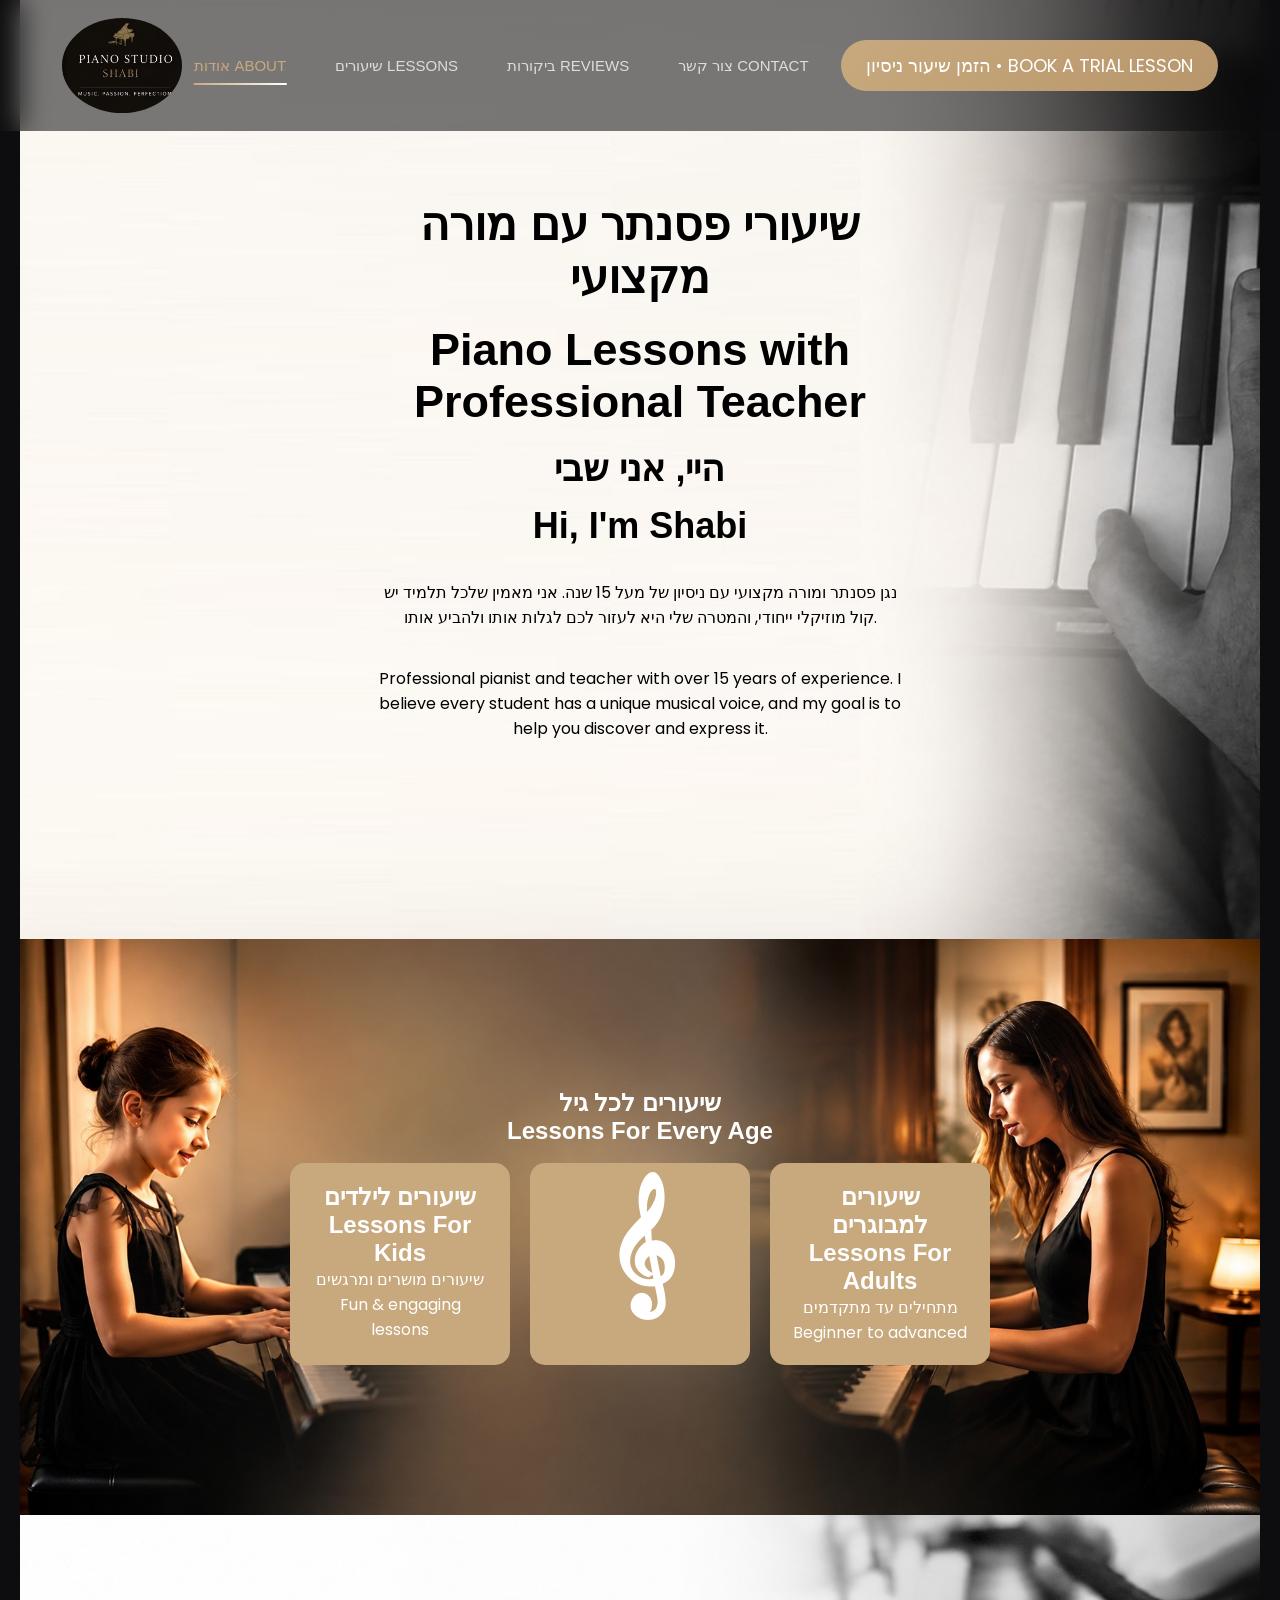
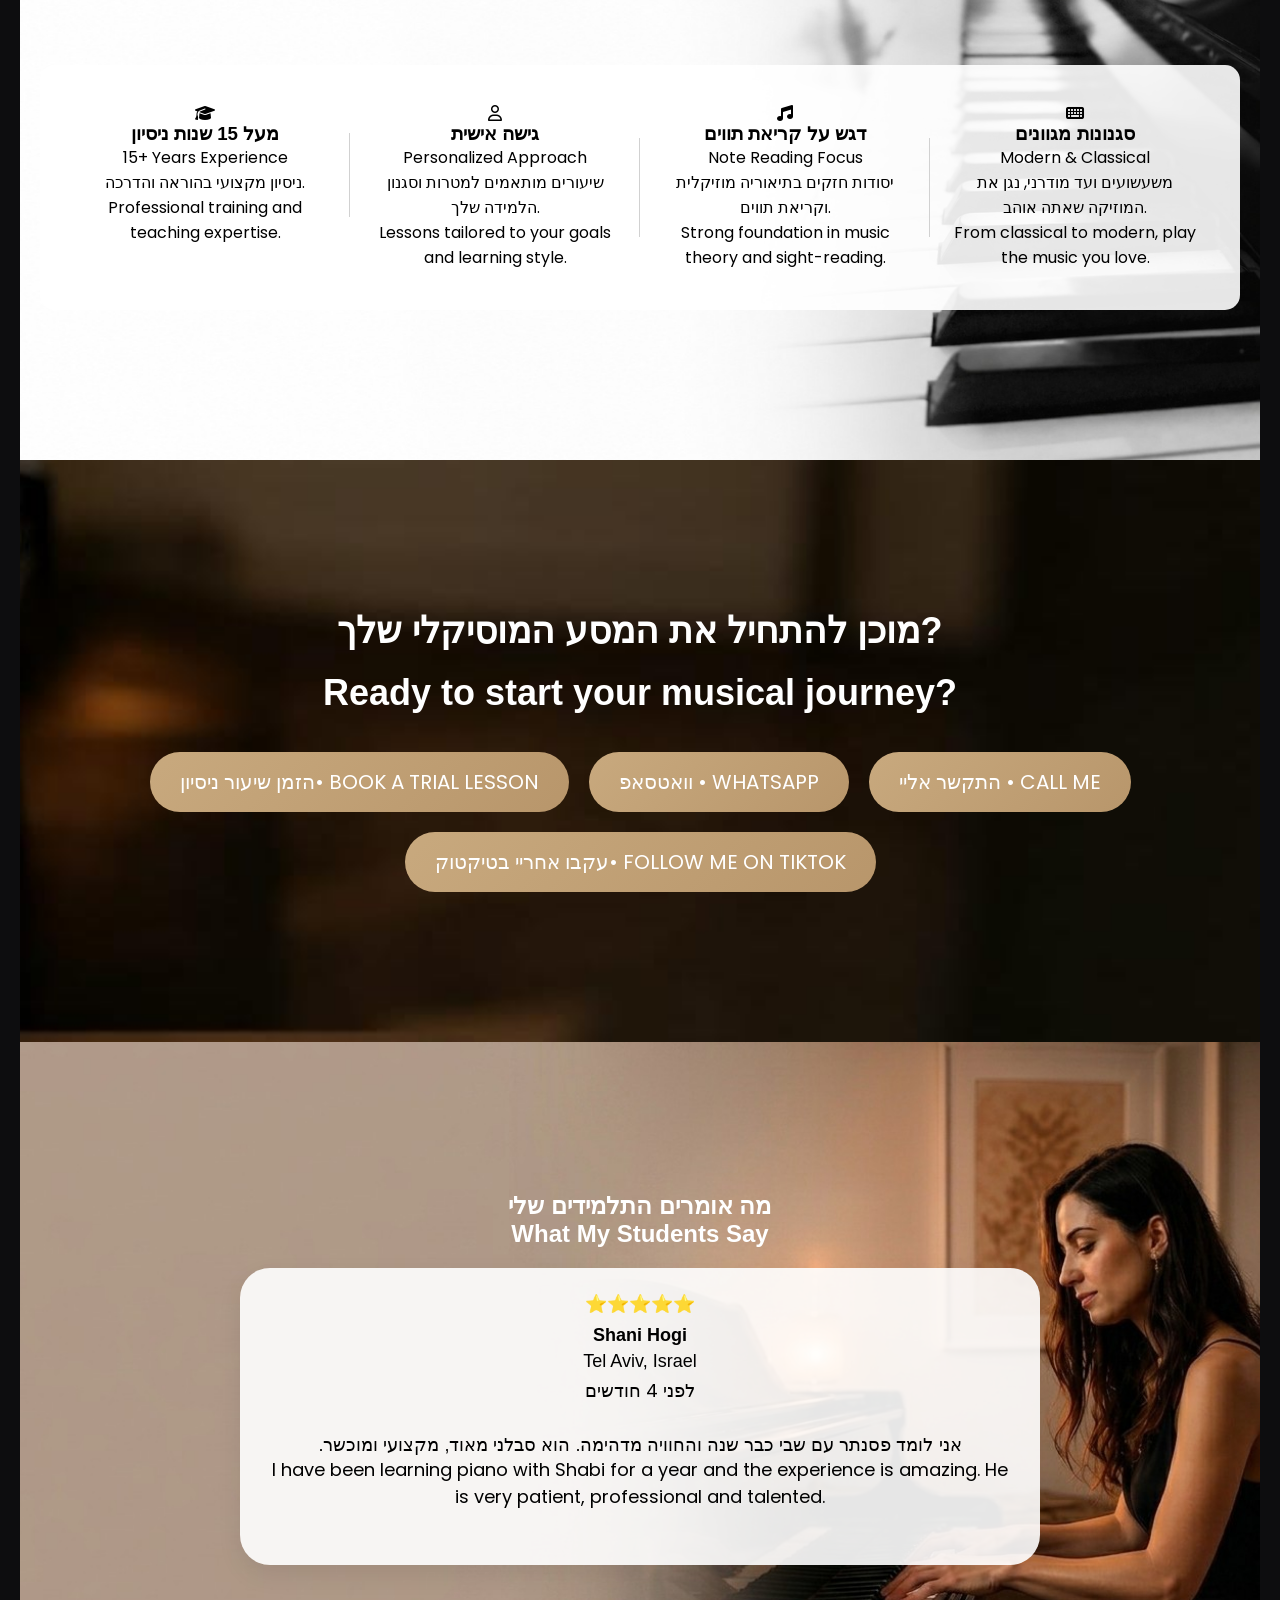
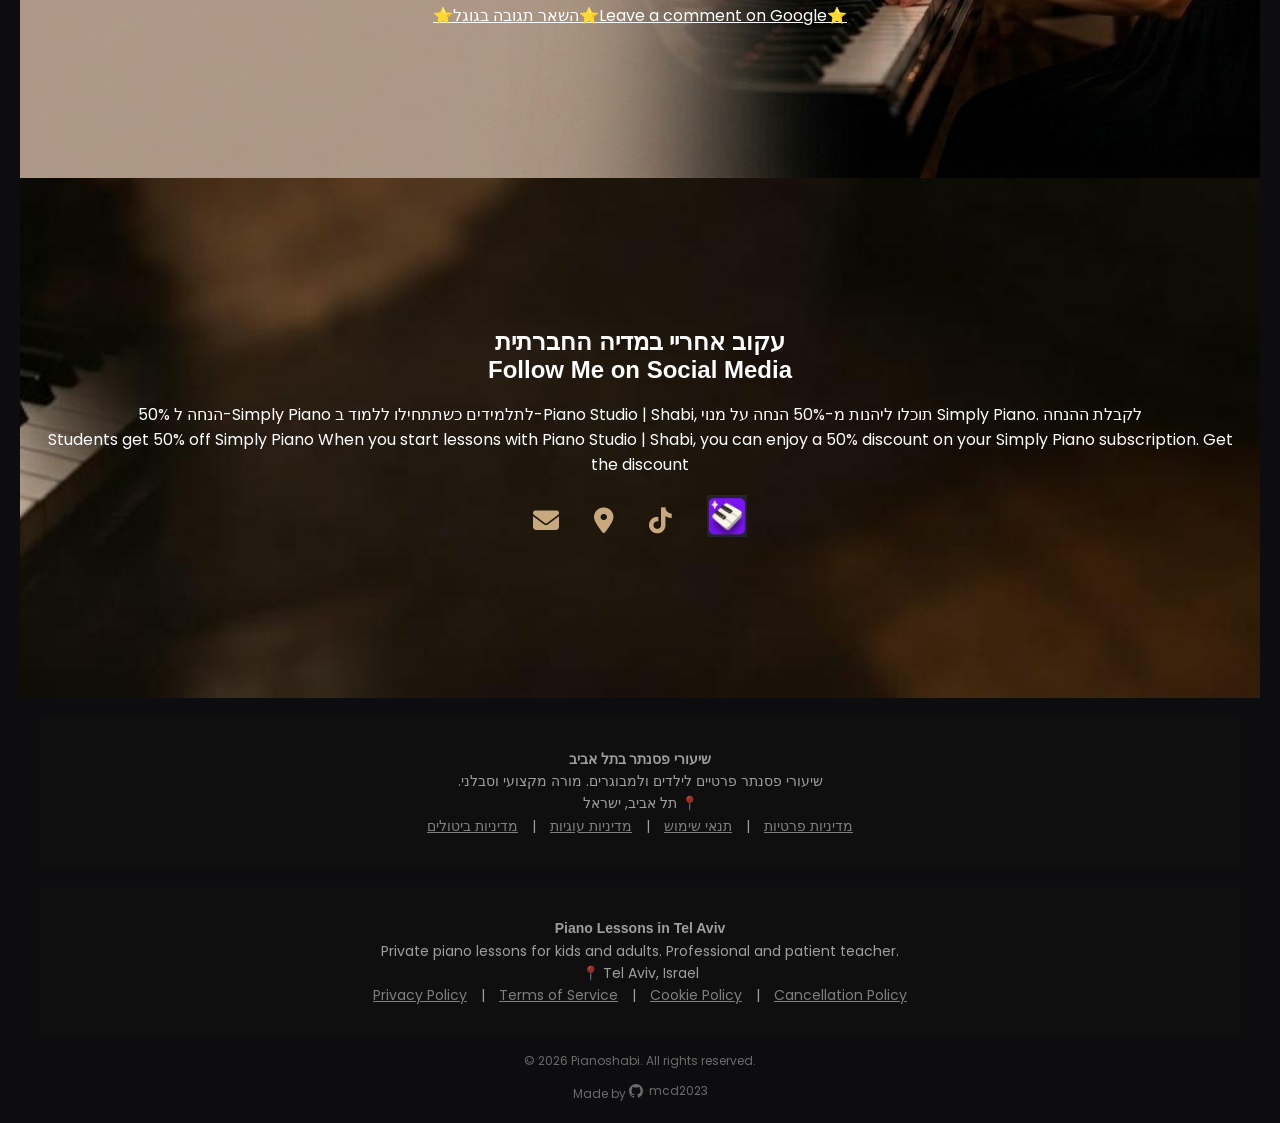
<file: index.html>
<!DOCTYPE html>
<html lang="en">
<head>
  <meta charset="UTF-8">

  <!-- SEO DESCRIPTION (EN + HEBREW) -->
  <meta name="description" content="Professional piano lessons for kids and adults in Tel Aviv. Learn piano with an experienced teacher. Book your trial lesson today. שיעורי פסנתר מקצועיים לילדים ומבוגרים בתל אביב. למדו פסנתר עם מורה מנוסה וקבעו שיעור ניסיון עוד היום.">

  <!-- KEYWORDS (EN + HEBREW) -->
  <meta name="keywords" content="piano lessons, piano teacher, learn piano, piano studio, music lessons, Tel Aviv piano lessons, שיעורי פסנתר, מורה לפסנתר, לימוד פסנתר, פסנתר תל אביב">

  <meta name="author" content="Piano Studio">

  <title>Piano Lessons | Professional Piano Teacher | שיעורי פסנתר</title>

  <meta name="viewport" content="width=device-width, initial-scale=1.0">

  <!-- OPEN GRAPH (SOCIAL + ADS BOOST) -->
  <meta property="og:title" content="Piano Lessons in Tel Aviv | שיעורי פסנתר">
  <meta property="og:description" content="Learn piano with a professional teacher. Book your trial lesson today. שיעורי פסנתר מקצועיים בתל אביב.">
  <meta property="og:type" content="website">

  <link rel="stylesheet" href="style.css">
  <link rel="stylesheet" href="https://cdnjs.cloudflare.com/ajax/libs/font-awesome/6.4.0/css/all.min.css">
  <link href="https://fonts.googleapis.com/css2?family=Playfair+Display:wght@400;600;700&family=Poppins:wght@300;400;500;600&display=swap" rel="stylesheet">

  <link rel="icon" type="image/png" href="assets/favicon.png">

  <script async src="https://www.googletagmanager.com/gtag/js?id=AW-XXXX"></script>
</head>

<body>


<!-- 🎵 BACKGROUND MUSIC -->
<audio id="bg-music" loop>
  <source src="assets/leberch-piano-438549.mp3" type="audio/mpeg">
</audio>

<header id="header">

  <div class="logo">
    <img src="assets/logo.jpg" alt="logo">
  </div>

  <nav class="nav">
    <a href="#about">אודות <span>ABOUT</span></a>
    <a href="#lessons">שיעורים <span>LESSONS</span></a>
    <a href="#reviews">ביקורות <span>REVIEWS</span></a>
    <a href="#contact">צור קשר <span>CONTACT</span></a>
    
  </nav>  


  <div>
    <a href="#" onclick="openWhatsApp()"><button class="main-btn">
      הזמן שיעור ניסיון • BOOK A TRIAL LESSON </button></a></div>


</header>

<!-- ABOUT -->
<section id="about" class="about">
  <div class="about-text">
      <br>
      <div class="fade"><h1>שיעורי פסנתר עם מורה מקצועי</h1></div> <!--fade-effect-->
      <div class="fade"><h1>Piano Lessons with Professional Teacher</h1></div>
      <div class="typing-rtl"><h2>היי, אני שבי</h2></div><!--typing-effect-->
      <div class="typing"><h2>Hi, I'm Shabi</h2></div>
      <br>
      <p> נגן פסנתר ומורה מקצועי עם ניסיון של מעל 15 שנה. אני מאמין שלכל תלמיד יש קול מוזיקלי ייחודי, והמטרה שלי היא לעזור לכם לגלות אותו ולהביע אותו.</p>  
      <br>
      <br>
      <p>Professional pianist and teacher with over 15 years of experience. I believe every student has a unique musical voice, and my goal is to help you discover and express it.</p>
      <br> 
  </div>
</section>

<!-- LESSONS -->
<section id="lessons" class="lessons">
   <h2>שיעורים לכל גיל</h2>
   <h2>Lessons For Every Age</h2>
  <br>
  <div class="cards">
    <div class="card">
      <h2>שיעורים לילדים</h2>
      <h2>Lessons For Kids</h2>
      <p>שיעורים מושרים ומרגשים</p>
      <p>Fun & engaging lessons</p>
    </div>
   <div class="card fade">
      <h2 class="clef ">𝄞</h2> <!-- clef-effect -->
   </div>
    <div class="card">
      <h2>שיעורים למבוגרים</h2>
      <h2>Lessons For Adults</h2>
      <p>מתחילים עד מתקדמים</p>
      <p>Beginner to advanced</p>      
    </div>
  </div>
</section>

 
<!-- FEATURES -->

<section class="features-section">
    <div class="container reveal"><!-- effect -->
        <!--  1 -->
        <div class="feature-item reveal">
            <div class="icon"><i class="fa-solid fa-graduation-cap"></i></div>
            <h3>מעל 15 שנות ניסיון</h3>
            <p>15+ Years Experience</p>
            <p>ניסיון מקצועי בהוראה והדרכה.</p>
            <p>Professional training and teaching expertise.</p>
            
        </div>

        <!--  2 -->
        <div class="feature-item">
            <div class="icon"><i class="fa-regular fa-user"></i></div>
            <h3>גישה אישית</h3>
            <p>Personalized Approach</p>
            <p>שיעורים מותאמים למטרות וסגנון הלמידה שלך.</p>
            <p>Lessons tailored to your goals and learning style.</p>
        </div>

        <!--  3 -->
        <div class="feature-item">
            <div class="icon"><i class="fa-solid fa-music"></i></div>
            <h3>דגש על קריאת תווים</h3>
            <p>Note Reading Focus</p>
            <p>יסודות חזקים בתיאוריה מוזיקלית וקריאת תווים.</p>
            <p>Strong foundation in music theory and sight-reading.</p>
        </div>

        <!--  4 -->
        <div class="feature-item">
            <div><i class="fa-solid fa-keyboard"></i></div>
            <h3>סגנונות מגוונים</h3>
            <p>Modern & Classical</p>
            <p>משעשועים ועד מודרני, נגן את המוזיקה שאתה אוהב.</p>
            <p>From classical to modern, play the music you love.</p>
            
        </div>
    </div>
</section>

<!-- cta -->
  <section id="cta" class="cta">
    <h2>מוכן להתחיל את המסע המוסיקלי שלך?</h2>
    <h2>Ready to start your musical journey?</h2>
    <br>
    <div class="cards">
        <div class="buttons">
          <button class="main-btn" onclick="openWhatsApp()">
          הזמן שיעור ניסיון• BOOK A TRIAL LESSON   
          </button>
        </div>
        <div class="buttons">
          <button class="main-btn" onclick="openWhatsApp()">
            וואטסאפ • WHATSAPP 
          </button>
        </div>
        <div class="buttons">
          <a href="tel:+972523726062">
            <button class="main-btn">התקשר אליי • CALL ME</button>
          </a>
        </div>
        <div class="buttons">
          <a href="https://www.tiktok.com/@piano.shabi" target="_blank"><button class="main-btn">
           עקבו אחריי בטיקטוק• FOLLOW ME ON TIKTOK
          </button>
          </a>
        </div>
    </div>
  </section>


<!-- REVIEWS -->
<section id="reviews" class="reviews">
  <h2>מה אומרים התלמידים שלי</h2>
  <h2>What My Students Say</h2> 

 
  <div class="cta">
     <div class="review-card" id="reviewCard">

        <div class="review-stars" id="stars">⭐⭐⭐⭐⭐</div>

        <div class="name" id="reviewName"></div>

        <div class="location" id="reviewLocation"></div> 

        <p class="time" id="reviewTime"></p>

        <div class="original" id="reviewOriginal" dir="rtl"></div>

        <p class="text" id="reviewText"></p>

         
                      
     </div>
    <br>
     <a href="https://maps.app.goo.gl/Va5JTXcJv8MMtu4t5?g_st=ic" target="_blank" style="color: white;"> ⭐השאר תגובה בגוגל⭐Leave a comment on Google⭐</a>
  </div>
</section>

<!-- SOCIAL MEDIA -->
<section id="contact" class="social-media">
 
  <h2>עקוב אחריי במדיה החברתית</h2>
  <h2>Follow Me on Social Media</h2>
  <br>
  <p>50% הנחה ל-Simply Piano לתלמידים
כשתתחילו ללמוד ב-Piano Studio | Shabi, תוכלו ליהנות מ-50% הנחה על מנוי Simply Piano.
לקבלת ההנחה</p>
  <p>Students get 50% off Simply Piano
When you start lessons with Piano Studio | Shabi, you can enjoy a 50% discount on your Simply Piano subscription.
Get the discount  </p> 

 
  
</a>

  <br>
<div class="social-icons">

  <a href="mailto:sabisamarya@gmail.com">
    <i class="fas fa-envelope"></i>
  </a>

  <a href="https://maps.app.goo.gl/Va5JTXcJv8MMtu4t5?g_st=ic" target="_blank">
    <i class="fas fa-map-marker-alt"></i>
  </a>

  <a href="https://www.tiktok.com/@piano.shabi" target="_blank">
    <i class="fab fa-tiktok"></i>
  </a>
  
  <a href="https://simplypiano.sjv.io/c/7264885/1375934/16489" target="_blank" class="btn">
  <img src="assets/simply_piano.jpg" class="simply_piano">
  </a>

</div>
</section>

<footer class="foot_div">


  <!-- 🇮🇱 İBRANİCE -->
  <div dir="rtl" style="margin-bottom:20px;">
    <p><strong>שיעורי פסנתר בתל אביב</strong></p>
    <p>שיעורי פסנתר פרטיים לילדים ולמבוגרים. מורה מקצועי וסבלני.</p>

    <p>📍 תל אביב, ישראל</p>

    <p>
      <a href="privacy.html" style="color:#ccc; margin:0 10px;">מדיניות פרטיות</a> |
      <a href="terms.html" style="color:#ccc; margin:0 10px;">תנאי שימוש</a> |
      <a href="cookies.html" style="color:#ccc; margin:0 10px;">מדיניות עוגיות</a> |
      <a href="cancellation.html" style="color:#ccc; margin:0 10px;">מדיניות ביטולים</a>
    </p>
  </div>

  <!-- 🇬🇧 ENGLISH -->
  <div>
    <p><strong>Piano Lessons in Tel Aviv</strong></p>
    <p>Private piano lessons for kids and adults. Professional and patient teacher.</p>

    <p>📍 Tel Aviv, Israel</p>

    
    <p>
      <a href="privacy.html" style="color:#ccc; margin:0 10px;">Privacy Policy</a> |
      <a href="terms.html" style="color:#ccc; margin:0 10px;">Terms of Service</a> |
      <a href="cookies.html" style="color:#ccc; margin:0 10px;">Cookie Policy</a> |
      <a href="cancellation.html" style="color:#ccc; margin:0 10px;">Cancellation Policy</a>
    </p>
  </div>

  <!-- COPYRIGHT -->
  <p style="margin-top:15px; font-size:12px; color:#aaa;">
    © 2026 Pianoshabi. All rights reserved.
  </p>

  <!-- MADE BY -->
  <p style="margin-top:12px; font-size:12px; color:#aaa;">
    Made by 
    <a href="https://github.com/mcd2023" target="_blank"
       style="color:#aaa; text-decoration:none; display:inline-flex; align-items:center; gap:6px;">

      <svg height="14" width="14" viewBox="0 0 16 16" fill="currentColor">
        <path d="M8 0C3.58 0 0 3.58 0 8c0 3.54 2.29 6.53 5.47 7.59.4.07.55-.17.55-.38
        0-.19-.01-.82-.01-1.49-2.01.37-2.53-.49-2.69-.94-.09-.23-.48-.94-.82-1.13
        -.28-.15-.68-.52-.01-.53.63-.01 1.08.58 1.23.82.72 1.21 1.87.87 2.33.66
        .07-.52.28-.87.51-1.07-1.78-.2-3.64-.89-3.64-3.95
        0-.87.31-1.59.82-2.15-.08-.2-.36-1.02.08-2.12
        0 0 .67-.21 2.2.82.64-.18 1.32-.27 2-.27
        .68 0 1.36.09 2 .27 1.53-1.04 2.2-.82 2.2-.82
        .44 1.1.16 1.92.08 2.12.51.56.82 1.27.82 2.15
        0 3.07-1.87 3.75-3.65 3.95.29.25.54.73.54 1.48
        0 1.07-.01 1.93-.01 2.2 0 .21.15.46.55.38
        A8.013 8.013 0 0 0 16 8c0-4.42-3.58-8-8-8z"/>
      </svg>

      mcd2023
    </a>
  </p>

</footer>

<script src="script.js"></script>

<!-- 🔝 TOP BUTTON -->
<button id="topBtn" class="top-btn">↑</button>

<!-- BEGIN PLERDY CODE -->
<script type="text/javascript" defer data-plerdy_code='1'>
    var _protocol="https:"==document.location.protocol?"https://":"http://";
    _site_hash_code = "7cf0a7e5f6e8e8bd18da2a8c5b919ad5",_suid=76015, plerdyScript=document.createElement("script");
    plerdyScript.setAttribute("defer",""),plerdyScript.dataset.plerdymainscript="plerdymainscript",
    plerdyScript.src="https://a.plerdy.com/public/js/click/main.js?v="+Math.random();
    var plerdymainscript=document.querySelector("[data-plerdymainscript='plerdymainscript']");
    plerdymainscript&&plerdymainscript.parentNode.removeChild(plerdymainscript);
    try{document.head.appendChild(plerdyScript)}catch(t){console.log(t,"unable add script tag")}
</script>
<!-- END PLERDY CODE -->


</body>
</html>
</file>
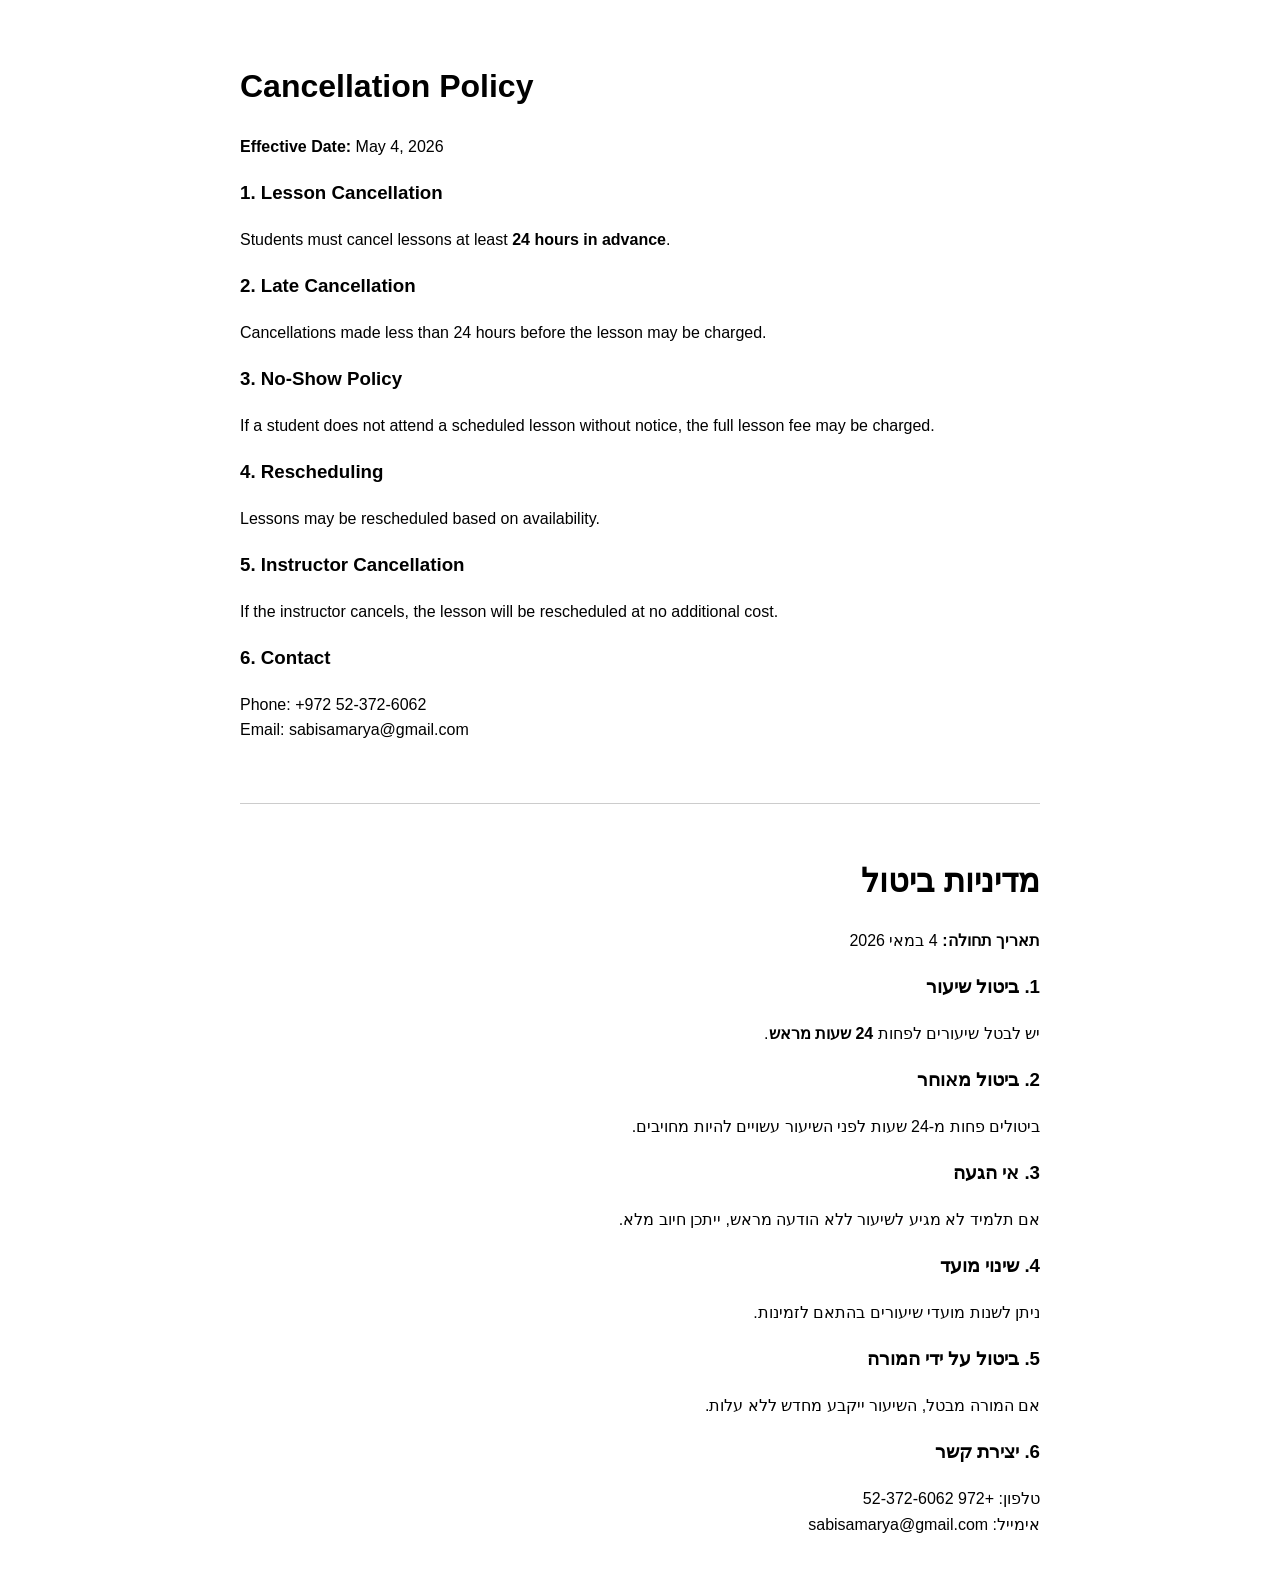
<file: cancellation.html>
<!DOCTYPE html>
<html lang="en">
<head>
  <meta charset="UTF-8">
  <title>Cancellation Policy</title>

  <style>
    body {
      font-family: Arial;
      padding: 40px;
      max-width: 800px;
      margin: auto;
      line-height: 1.6;
    }

    .hebrew {
      direction: rtl;
      text-align: right;
      margin-top: 60px;
      border-top: 1px solid #ccc;
      padding-top: 30px;
    }
  </style>
</head>

<body>

<!-- ENGLISH -->
<h1>Cancellation Policy</h1>

<p><strong>Effective Date:</strong> May 4, 2026</p>

<h3>1. Lesson Cancellation</h3>
<p>Students must cancel lessons at least <strong>24 hours in advance</strong>.</p>

<h3>2. Late Cancellation</h3>
<p>Cancellations made less than 24 hours before the lesson may be charged.</p>

<h3>3. No-Show Policy</h3>
<p>If a student does not attend a scheduled lesson without notice, the full lesson fee may be charged.</p>

<h3>4. Rescheduling</h3>
<p>Lessons may be rescheduled based on availability.</p>

<h3>5. Instructor Cancellation</h3>
<p>If the instructor cancels, the lesson will be rescheduled at no additional cost.</p>

<h3>6. Contact</h3>
<p>Phone: +972 52-372-6062<br>
Email: sabisamarya@gmail.com</p>


<!-- HEBREW -->
<div class="hebrew">

<h1>מדיניות ביטול</h1>

<p><strong>תאריך תחולה:</strong> 4 במאי 2026</p>

<h3>1. ביטול שיעור</h3>
<p>יש לבטל שיעורים לפחות <strong>24 שעות מראש</strong>.</p>

<h3>2. ביטול מאוחר</h3>
<p>ביטולים פחות מ-24 שעות לפני השיעור עשויים להיות מחויבים.</p>

<h3>3. אי הגעה</h3>
<p>אם תלמיד לא מגיע לשיעור ללא הודעה מראש, ייתכן חיוב מלא.</p>

<h3>4. שינוי מועד</h3>
<p>ניתן לשנות מועדי שיעורים בהתאם לזמינות.</p>

<h3>5. ביטול על ידי המורה</h3>
<p>אם המורה מבטל, השיעור ייקבע מחדש ללא עלות.</p>

<h3>6. יצירת קשר</h3>
<p>טלפון: +972 52-372-6062<br>
אימייל: sabisamarya@gmail.com</p>

</div>

</body>
</html>
</file>
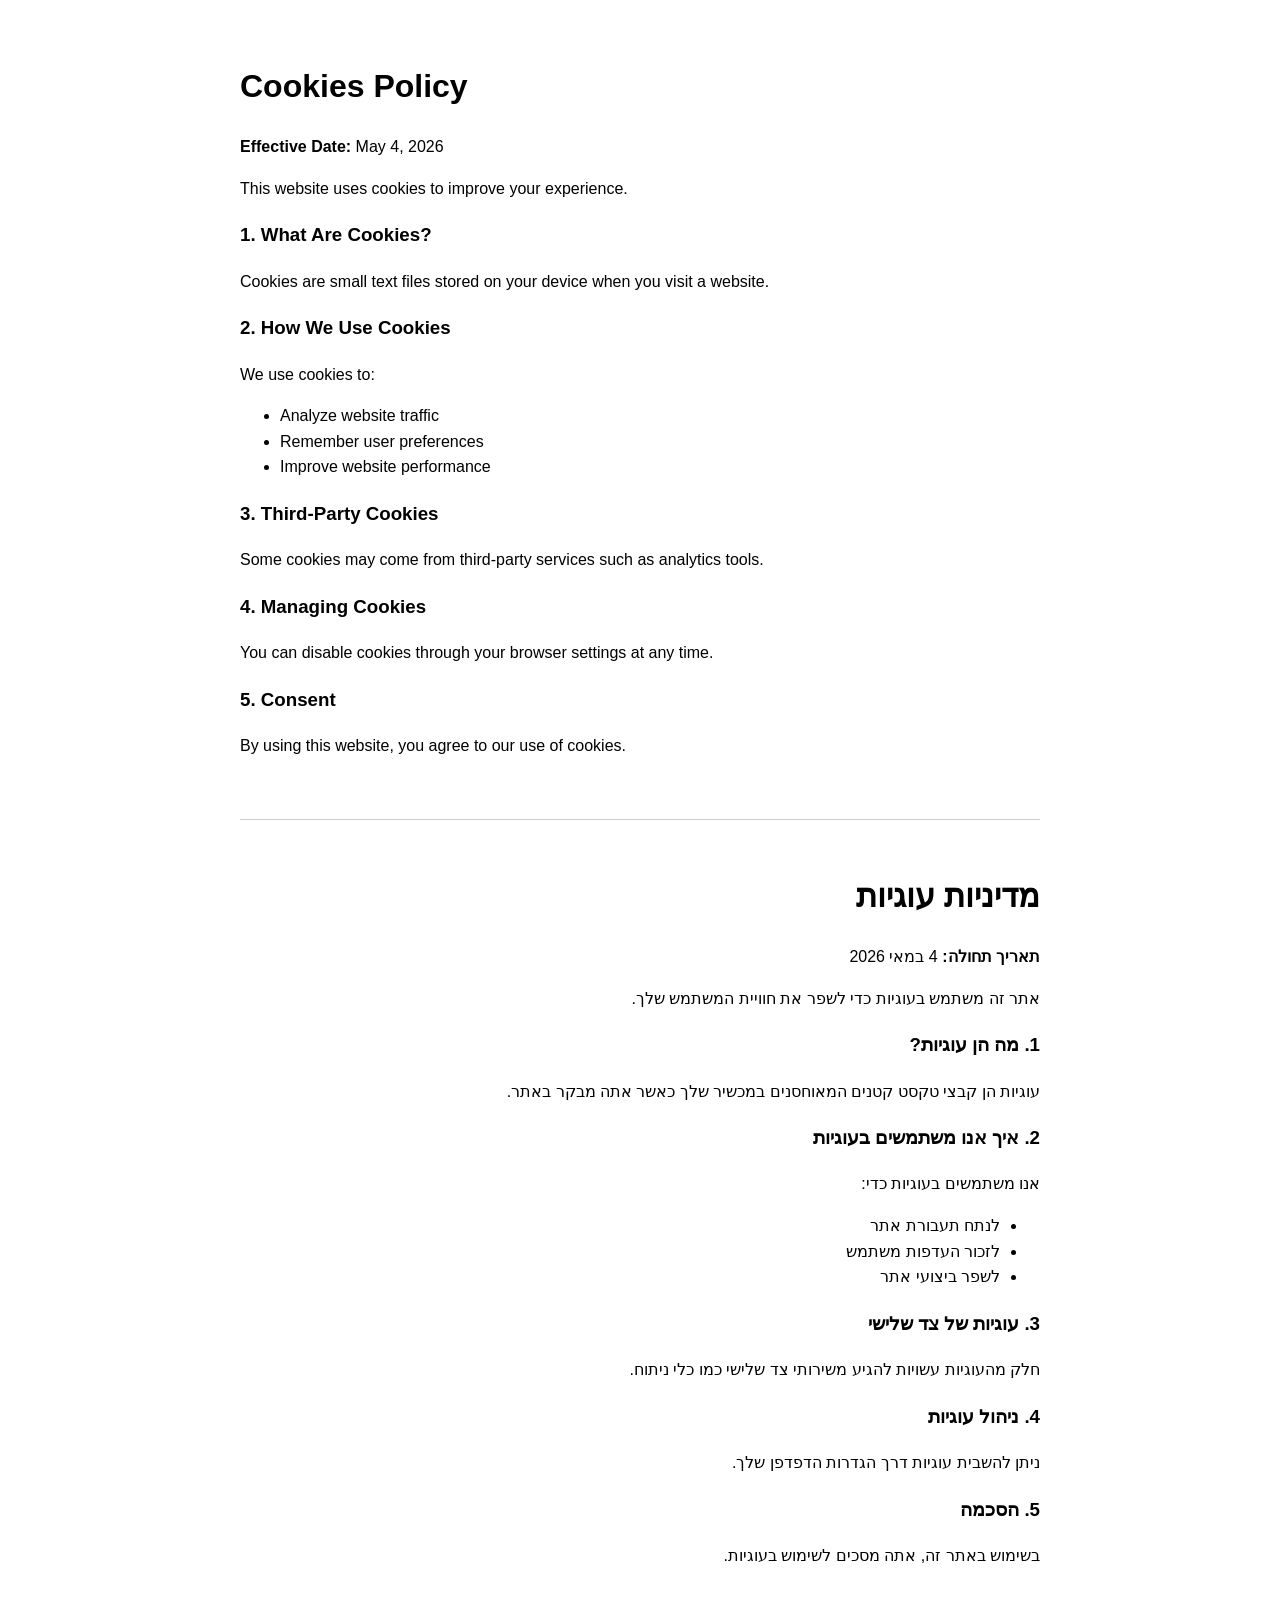
<file: cookies.html>
<!DOCTYPE html>
<html lang="en">
<head>
  <meta charset="UTF-8">
  <title>Cookies Policy</title>

  <style>
    body {
      font-family: Arial;
      padding: 40px;
      max-width: 800px;
      margin: auto;
      line-height: 1.6;
    }

    .hebrew {
      direction: rtl;
      text-align: right;
      margin-top: 60px;
      border-top: 1px solid #ccc;
      padding-top: 30px;
    }
  </style>
</head>

<body>

<!-- ENGLISH -->
<h1>Cookies Policy</h1>

<p><strong>Effective Date:</strong> May 4, 2026</p>

<p>This website uses cookies to improve your experience.</p>

<h3>1. What Are Cookies?</h3>
<p>Cookies are small text files stored on your device when you visit a website.</p>

<h3>2. How We Use Cookies</h3>
<p>We use cookies to:</p>
<ul>
  <li>Analyze website traffic</li>
  <li>Remember user preferences</li>
  <li>Improve website performance</li>
</ul>

<h3>3. Third-Party Cookies</h3>
<p>Some cookies may come from third-party services such as analytics tools.</p>

<h3>4. Managing Cookies</h3>
<p>You can disable cookies through your browser settings at any time.</p>

<h3>5. Consent</h3>
<p>By using this website, you agree to our use of cookies.</p>


<!-- HEBREW -->
<div class="hebrew">

<h1>מדיניות עוגיות</h1>

<p><strong>תאריך תחולה:</strong> 4 במאי 2026</p>

<p>אתר זה משתמש בעוגיות כדי לשפר את חוויית המשתמש שלך.</p>

<h3>1. מה הן עוגיות?</h3>
<p>עוגיות הן קבצי טקסט קטנים המאוחסנים במכשיר שלך כאשר אתה מבקר באתר.</p>

<h3>2. איך אנו משתמשים בעוגיות</h3>
<p>אנו משתמשים בעוגיות כדי:</p>
<ul>
  <li>לנתח תעבורת אתר</li>
  <li>לזכור העדפות משתמש</li>
  <li>לשפר ביצועי אתר</li>
</ul>

<h3>3. עוגיות של צד שלישי</h3>
<p>חלק מהעוגיות עשויות להגיע משירותי צד שלישי כמו כלי ניתוח.</p>

<h3>4. ניהול עוגיות</h3>
<p>ניתן להשבית עוגיות דרך הגדרות הדפדפן שלך.</p>

<h3>5. הסכמה</h3>
<p>בשימוש באתר זה, אתה מסכים לשימוש בעוגיות.</p>

</div>

</body>
</html>
</file>
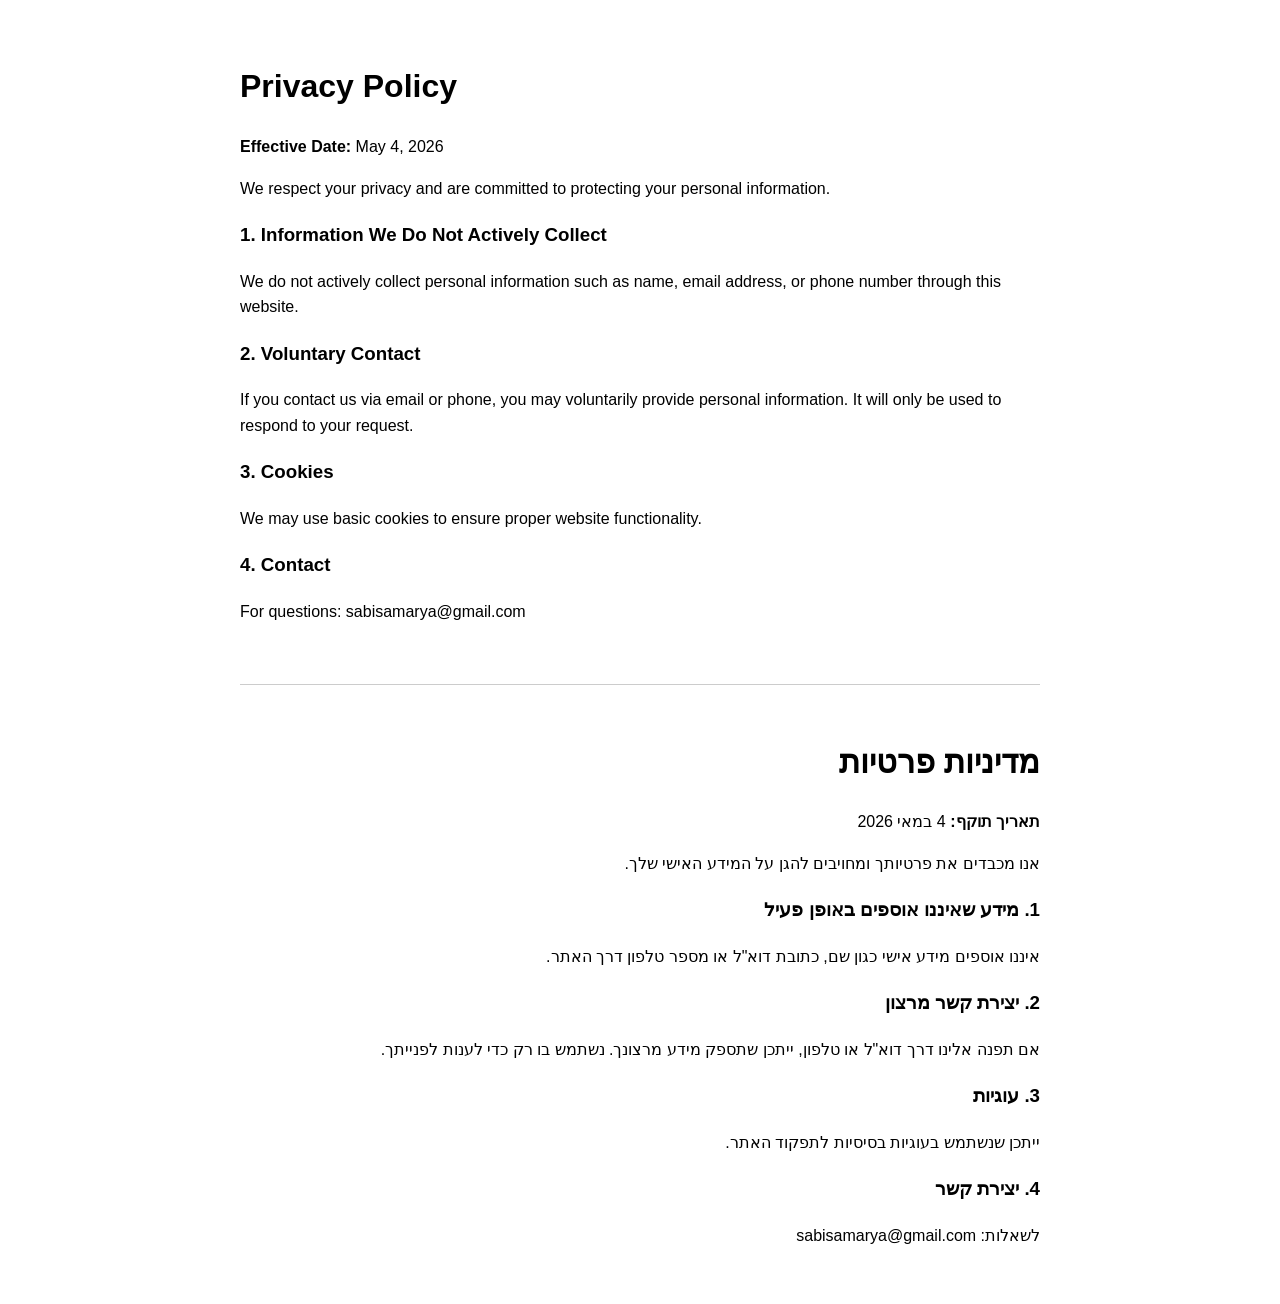
<file: privacy.html>
<!DOCTYPE html>
<html lang="en">
<head>
  <meta charset="UTF-8">
  <title>Privacy Policy</title>

  <style>
    body {
      font-family: Arial;
      padding: 40px;
      max-width: 800px;
      margin: auto;
      line-height: 1.6;
    }

    .hebrew {
      direction: rtl;
      text-align: right;
      margin-top: 60px;
      border-top: 1px solid #ccc;
      padding-top: 30px;
    }
  </style>
</head>

<body>

<!-- ENGLISH -->
<h1>Privacy Policy</h1>

<p><strong>Effective Date:</strong> May 4, 2026</p>

<p>We respect your privacy and are committed to protecting your personal information.</p>

<h3>1. Information We Do Not Actively Collect</h3>
<p>We do not actively collect personal information such as name, email address, or phone number through this website.</p>

<h3>2. Voluntary Contact</h3>
<p>If you contact us via email or phone, you may voluntarily provide personal information. It will only be used to respond to your request.</p>

<h3>3. Cookies</h3>
<p>We may use basic cookies to ensure proper website functionality.</p>

<h3>4. Contact</h3>
<p>For questions: sabisamarya@gmail.com</p>


<!-- HEBREW -->
<div class="hebrew">

<h1>מדיניות פרטיות</h1>

<p><strong>תאריך תוקף:</strong> 4 במאי 2026</p>

<p>אנו מכבדים את פרטיותך ומחויבים להגן על המידע האישי שלך.</p>

<h3>1. מידע שאיננו אוספים באופן פעיל</h3>
<p>איננו אוספים מידע אישי כגון שם, כתובת דוא"ל או מספר טלפון דרך האתר.</p>

<h3>2. יצירת קשר מרצון</h3>
<p>אם תפנה אלינו דרך דוא"ל או טלפון, ייתכן שתספק מידע מרצונך. נשתמש בו רק כדי לענות לפנייתך.</p>

<h3>3. עוגיות</h3>
<p>ייתכן שנשתמש בעוגיות בסיסיות לתפקוד האתר.</p>

<h3>4. יצירת קשר</h3>
<p>לשאלות: sabisamarya@gmail.com</p>

</div>

</body>
</html>
</file>
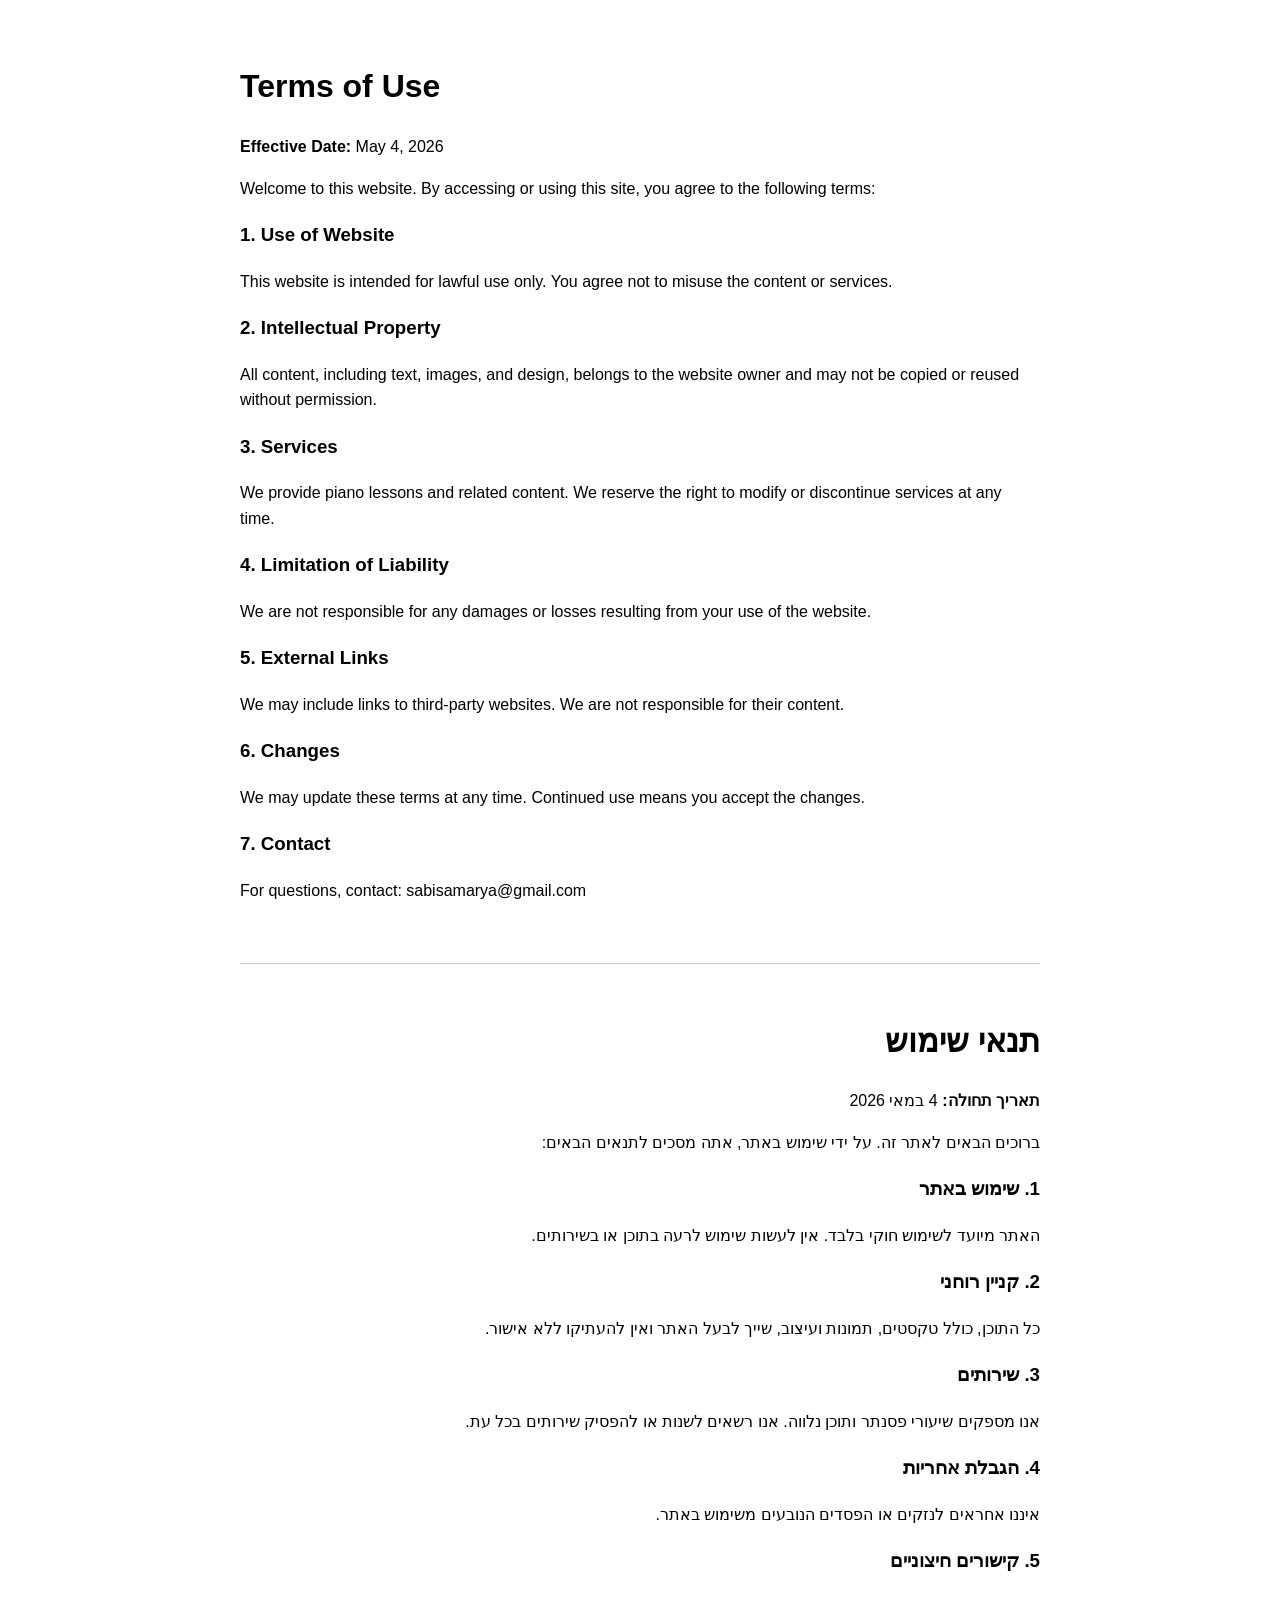
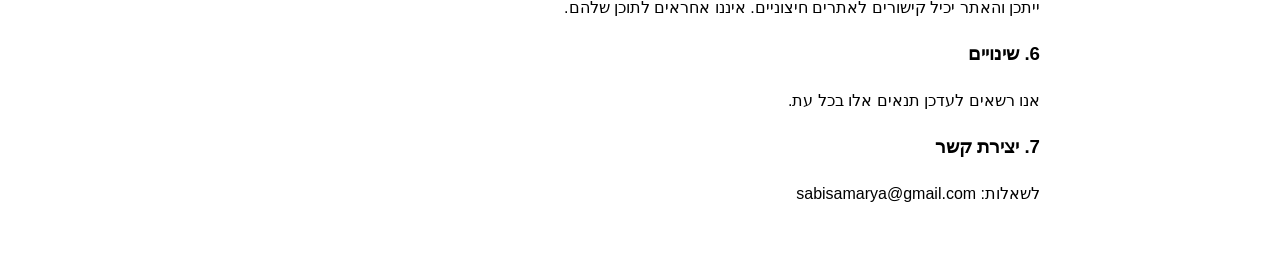
<file: terms.html>
<!DOCTYPE html>
<html lang="en">
<head>
  <meta charset="UTF-8">
  <title>Terms of Use</title>

  <style>
    body {
      font-family: Arial, sans-serif;
      padding: 40px;
      max-width: 800px;
      margin: auto;
      line-height: 1.6;
    }

    .hebrew {
      direction: rtl;
      text-align: right;
      margin-top: 60px;
      border-top: 1px solid #ccc;
      padding-top: 30px;
    }
  </style>
</head>

<body>

<!-- ENGLISH -->
<h1>Terms of Use</h1>
<p><strong>Effective Date:</strong> May 4, 2026</p>

<p>Welcome to this website. By accessing or using this site, you agree to the following terms:</p>

<h3>1. Use of Website</h3>
<p>This website is intended for lawful use only. You agree not to misuse the content or services.</p>

<h3>2. Intellectual Property</h3>
<p>All content, including text, images, and design, belongs to the website owner and may not be copied or reused without permission.</p>

<h3>3. Services</h3>
<p>We provide piano lessons and related content. We reserve the right to modify or discontinue services at any time.</p>

<h3>4. Limitation of Liability</h3>
<p>We are not responsible for any damages or losses resulting from your use of the website.</p>

<h3>5. External Links</h3>
<p>We may include links to third-party websites. We are not responsible for their content.</p>

<h3>6. Changes</h3>
<p>We may update these terms at any time. Continued use means you accept the changes.</p>

<h3>7. Contact</h3>
<p>For questions, contact: sabisamarya@gmail.com</p>


<!-- HEBREW -->
<div class="hebrew">

<h1>תנאי שימוש</h1>
<p><strong>תאריך תחולה:</strong> 4 במאי 2026</p>

<p>ברוכים הבאים לאתר זה. על ידי שימוש באתר, אתה מסכים לתנאים הבאים:</p>

<h3>1. שימוש באתר</h3>
<p>האתר מיועד לשימוש חוקי בלבד. אין לעשות שימוש לרעה בתוכן או בשירותים.</p>

<h3>2. קניין רוחני</h3>
<p>כל התוכן, כולל טקסטים, תמונות ועיצוב, שייך לבעל האתר ואין להעתיקו ללא אישור.</p>

<h3>3. שירותים</h3>
<p>אנו מספקים שיעורי פסנתר ותוכן נלווה. אנו רשאים לשנות או להפסיק שירותים בכל עת.</p>

<h3>4. הגבלת אחריות</h3>
<p>איננו אחראים לנזקים או הפסדים הנובעים משימוש באתר.</p>

<h3>5. קישורים חיצוניים</h3>
<p>ייתכן והאתר יכיל קישורים לאתרים חיצוניים. איננו אחראים לתוכן שלהם.</p>

<h3>6. שינויים</h3>
<p>אנו רשאים לעדכן תנאים אלו בכל עת.</p>

<h3>7. יצירת קשר</h3>
<p>לשאלות: sabisamarya@gmail.com</p>

</div>

</body>
</html>
</file>
<file: style.css>
/* ========================= RESET ========================= */

* {
  margin: 0;
  padding: 0;
  box-sizing: border-box;
  font-family: "Segoe UI", Arial, sans-serif;
  
}


body, p, a, button {
  font-family: 'Poppins', sans-serif;
}

/* ========================= BODY (TEK VE DOĞRU) ========================= */

body {
  background: #0d0d0f;
  color: #fff;
  text-align: center;
  padding: 0 20px;
  
}

section {
  padding: 8vw 5vw;
}

/* ========================= STICKY GLASS HEADER ========================= */
header {
  position: fixed;
  top: 0;
  left: 0;
  width: 100%;
  z-index: 999;

  display: flex;
  justify-content: center;
  align-items: center;

  padding: 18px 40px;

  background: rgba(13, 13, 15, 0.55);
  backdrop-filter: blur(14px);
  -webkit-backdrop-filter: blur(14px);

  transition: 0.3s ease;
}

/* scroll olunca küçülme efekti */
header.scrolled {
  padding: 10px 40px;
  background: rgba(10, 10, 12, 0.85);
  box-shadow: 0 10px 30px rgba(0,0,0,0.4);
}

header img {
  width: 120px;
  height: auto;
  transition: 0.3s ease;
  border-radius: 50%;
}

header button {
  margin-left: 20px;
}
/* ========================= NAV ========================= */
.nav {
  display: flex;
  gap: 25px;
}

.nav a {
  position: relative;
  text-decoration: none;
  color: #ddd;
  font-size: 15px;
  padding: 8px 12px;
  transition: 0.3s;
}

/* hover glow */
.nav a:hover {
  color: #c8a97e;
  transform: translateY(-2px);
}

/* ========================= ACTIVE UNDERLINE ========================= */
.nav a::after {
  content: "";
  position: absolute;
  left: 50%;
  bottom: 0;
  width: 0%;
  height: 2px;
  background: linear-gradient(90deg, #c8a97e, #fff);
  transition: 0.3s ease;
  transform: translateX(-50%);
}

.nav a.active::after {
  width: 80%;
}

.nav a.active {
  color: #c8a97e;
}

.logo {
  display : flex;
  align-items: center;
}

/* ========================= BUTTON ========================= */

.main-btn {
  padding: 12px 25px;
  border-radius: 30px;
  background: linear-gradient(135deg, #c8a97e, #b8966b);
  border: none;
  color: #fff;
  cursor: pointer;
  font-size: 18px;
  transition: 0.3s;
}

.main-btn:hover {
  transform: scale(1.05);
}


/* ABOUT */

.about {
  background-image: url("assets/about.jpg");
  background-size: cover;
  background-position: center;
  background-repeat: no-repeat;
  color: black;
  padding: 150px 20px;
}


.about h1 {
  font-size: 45px;
  margin-bottom: 20px;
}

.about h2 {
  font-size: 36px;
  margin-bottom: 15px;
}


.about-text {
  max-width: 600px;
  margin: 0 auto;
  padding: 30px;
  border-radius: 15px;
}


.multi-ticker {
  overflow: hidden;
 
  color: black;
  padding: 10px 0;
}


.typing {
  font-size: 24px;
  color: black;
  white-space: nowrap;
  overflow: hidden;  
  width: 0;
  animation: typing 4s steps(300, end) forwards, blink 0.2s infinite;
}

/* yazı yazılma efekti */
@keyframes typing {
  from { width: 0 }
  to { width: 100% }
}

/* imleç yanıp sönme */
@keyframes blink {
  50% { border-color: transparent }
}

.typing-rtl {
  font-size: 24px;
  color: black;
  direction: rtl;              /* 🔥 Hebrew */
  white-space: nowrap;
  overflow: hidden;
  width: 100%;
  max-width: 0;

  animation: typingRTL 4s steps(40, end) forwards,
             blinkRTL 0.7s infinite;
}

/* sağdan yazılma efekti */
@keyframes typingRTL {
  from { max-width: 0; }
  to { max-width: 100%; }
}

/* imleç efekti */
@keyframes blinkRTL {
  50% { border-color: transparent; }
}

.fade {
  opacity: 0;
  transform: translateY(20px);
  animation: fadeIn 1s ease forwards;
}

@keyframes fadeIn {
  to {
    opacity: 1;
    transform: translateY(0);
  }
}

.reveal {
  opacity: 0;
  transform: translateY(30px);
  transition: 0.8s;
}

.reveal.active {
  opacity: 1;
  transform: translateY(0);
}


/* LESSONS */

.lessons {
  background-image: url("assets/lessons.jpg");
  background-size: cover;
  background-position: center;
  background-repeat: no-repeat;
  color: white;
  padding: 150px 20px !important;
}

.clef {
  font-size: 120px;
  line-height: 1;
  text-align: center;
  transform: scale(1);
}


@keyframes glow {
  from {
    text-shadow: 0 0 5px rgba(255,255,255,0.3);
  }
  to {
    text-shadow: 0 0 20px rgba(255,255,255,0.8);
  }
}
/* CTA */

 #cta {
  background-image: url("assets/cta.jpg");
  background-size: cover;
  background-position: center;
  background-repeat: no-repeat;
  color: black;
  padding: 150px 20px;
}

.cta h2 {
  color: white;
  font-size: 36px;
  margin-bottom: 20px;
}

.cta p {
  font-size: 18px;
  margin-bottom: 30px;
} 

.cta .main-btn {
  font-size: 20px;
  padding: 15px 30px;
}



/* COMMENT */

.reviews {
  background-image: url("assets/reviews.jpg");
  background-size: cover;
  background-position: center;
  background-repeat: no-repeat;
 
  padding: 150px 20px;
}



.testimonial-section {
  text-align: center;
  padding: 60px 20px;
  background: #f9f9f9;
}


.review-card {
  max-width: 800px;  
  margin: 20px auto;
  padding: 25px;
  background: rgba(255, 255, 255, 0.9);
  border-radius: 30px;
  box-shadow: 0 10px 25px rgba(0,0,0,0.08);
  text-align: center;
  opacity: 0;
  transition: 0.6s;
  
}

.review-card  a{
  display: inline-block;
  margin-top: 18px;
  padding: 10px 20px;
  background: #c8a97e;
  color: white;
  border-radius: 30px;
  text-decoration: none;
  transition: 0.3s;
}

.review-card.show {
  opacity: 1;
}

.review-stars {
  color: gold;
  font-size: 18px;
  margin-bottom: 10px;
}


.name {
  color: black;
  font-size: 18px;
  font-weight: bold;
  margin-top: 10px;
}


.location {
  font-size: 18px;
  color: black;
  margin-top: 5px;  
}
  

.time {
  font-size: 14px;
  color:black;
  margin-top: 5px;
  direction: rtl;
  unicode-bidi: bidi-override; 
}
.original {
  font-size: 18px;
  color: black;
  margin-top: 10px;
  direction: rtl;
  unicode-bidi: bidi-override;
}


.text {
  color: black;
  font-size: 14px;
  margin-bottom: 15px;

}



/* SOCIAL MEDIA */

.social-media {
  background-image: url("assets/social-media.jpg");
  background-size: cover;
  background-position: center;
  background-repeat: no-repeat;
  color: white;
  padding: 150px 20px;
  

}

/* FEATURES */

.features-section {
  background-image: url("assets/features.jpg");
  background-size: cover;
  background-position: center;
  background-repeat: no-repeat;
  color: white;
  padding: 150px 20px;
}

.container {
  color: black;
  background-color: rgba(255, 255, 255, 0.9);
  max-width: 1200px;
  margin: 0 auto;
  display: flex;
  justify-content: space-between;
  align-items: flex-start;
  text-align: center;
  border-radius: 15px;  
  padding: 40px 20px;
}


.feature-item {
  flex: 1;
  padding: 0 20px;
  position: relative;
}

.feature-item:not(:last-child)::after {
  content: "";
  position: absolute;
  right: 0;
  top: 20%;
  height: 60%;
  width: 1px;
  background-color: #d1d1d1;
}

/* CARDS */

.cards {
  display: flex;
  justify-content: center;
  gap: 20px;
  flex-wrap: wrap;
}

.card {
  background: #c8a97e;
  padding: 25px;
  border-radius: 15px;
  width: 220px;
  transition: 0.3s;
  align-items: center;
  justify-content: center;
  overflow: hidden;   /* taşmayı engeller */
  padding: 20px;
}


.card:hover {
  transform: translateY(-5px);
}

/* SOCIAL ICONS */


.simply_piano {
  width: 40px;   
  min-width: none;
  
  
 
}

.simply_piano:hover {
  transform: scale(1.1);
}

.social-icons {
  display: flex;
  align-items: center;   /* dikey ortalar */
  justify-content: center; /* yatay ortalar */
  gap: 15px; /* aralık */
}  

.social-icons a {
  margin: 0 10px;
  font-size: 26px;
  color: #c8a97e;
  transition: 0.3s;
  text-decoration: none;
}

.social-icons a:hover {
  color: #ffffff;
  transform: scale(1.1);
}

/* FOOTER */

footer {
  padding: 20px;
  font-size: 12px;
  opacity: 0.6;
}
 footer div {
background:#111;
color:#fff; 
padding:30px;
text-align:center;
font-size:14px;
line-height:1.6;
}

.top-btn {
  position: fixed;
  bottom: 25px;
  right: 25px;
  width: 50px;
  height: 50px;
  border-radius: 50%;
  border: none;
  background: linear-gradient(135deg, #c8a97e, #b8966b);
  color: #fff;
  font-size: 22px;
  cursor: pointer;
  box-shadow: 0 8px 20px rgba(0,0,0,0.3);
  display: none;
  align-items: center;
  justify-content: center;
  transition: 0.3s ease;
  z-index: 999;
}

.top-btn:hover {
  transform: translateY(-5px) scale(1.1);
  box-shadow: 0 12px 25px rgba(200,169,126,0.4);
}

/* =========================
   RESPONSIVE + BACKGROUND FINAL
========================= */

/* LARGE SCREEN */
@media (min-width: 1200px) {
  .container {
    max-width: 1200px;
    margin: 0 auto;
  }
}

/* TABLET */
@media (max-width: 1024px) {

  header {
    position: static;
  }

  .about,
  .lessons,
  .features-section,
  .reviews,
  .social-media,
  #cta {
    padding: 80px 20px;
  }
}

/* TABLET SMALL */
@media (max-width: 768px) {

  header {
  position: static;
  }

  .nav {
    display: none;
  }

  .logo {
    display :none;
  }

  body {
    background-color: #111; /* genel arka plan */
  }
  .about {
    color: #ffffff;
  }

  .about h1,
  .about h2,
  .about p {
    color: #ffffff;
  }

  .about,
  .lessons,
  .reviews,
  .features-section {
    background-color: #1a1a1a; /* sectionlara ayrı renk */
    background-image: none; /* varsa arka plan resmini kapatır */
  }  

  
  nav {
    flex-direction: column;
    align-items: center;
    width: 100%;
  }

  .buttons {
    width: 100%;
  }

  .main-btn {
    width: 100%;
    max-width: 300px;
  }

  .container {
    flex-direction: column;
    align-items: center;
  }

  .feature-item {
    width: 100%;
    padding: 15px 0;
  }

  .cards {
    flex-direction: column;
    align-items: center;
  }

  .review-card {
    width: 100%;
  }

  .about-text {
    padding: 20px;
  }


  
}

/* MOBILE */
@media (max-width: 480px) {

  header {
  position: static;
  
  }

  .nav {
    display: none;
  }

  .logo {
    display :none;
  }

  body {
    background-color: #111; /* genel arka plan */
  }

  .about {
    color: #ffffff;
  }

  .about h1,
  .about h2,
  .about p {
    color: #ffffff;
  }

  .about,
  .lessons,
  .reviews,
  .features-section
  .social-media {
    background-color: #1a1a1adc; /* sectionlara ayrı renk */
    background-image: none; /* varsa arka plan resmini kapatır */
  }  

  
  h1 {
    font-size: 24px;
  }

  h2 {
    font-size: 18px;
  }

  p {
    font-size: 14px;
  }

  header {
    padding: 20px 10px;
  }

  .main-btn {
    font-size: 14px;
    padding: 12px 20px;

  }

  .card {
    width: 100%;
    max-width: 300px;
  }

  img {
    width: 100%;
    height: auto;
  }

  .social-icons a {
    font-size: 22px;
  }

 
  
}
</file>
